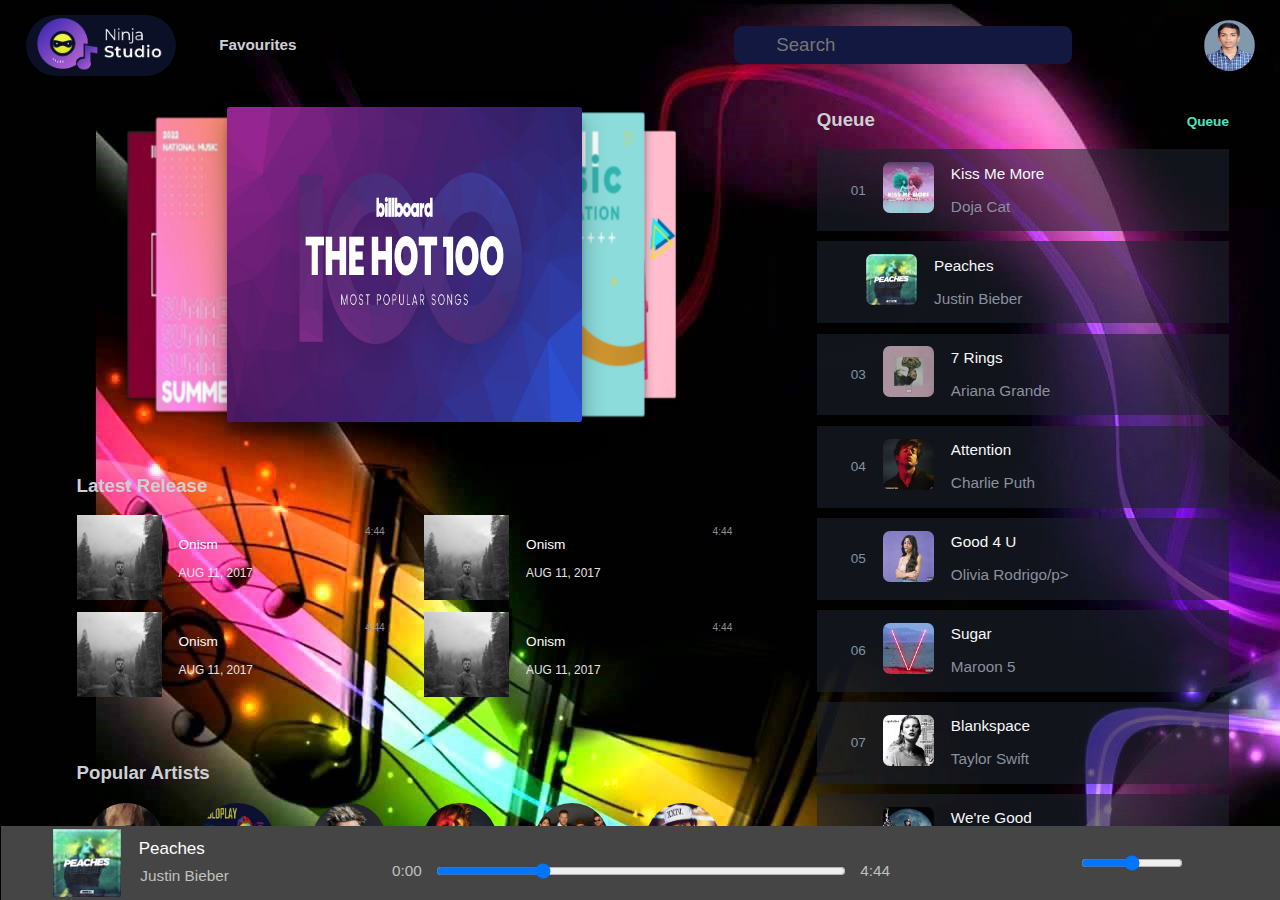
<file: index.html>
<!DOCTYPE html>
<html>
<head>
    <title>Ninja Studio - Music Player</title>
    <meta
      name="twitter:image"
      content="/logo.png"
    />

    <meta charset="UTF-8">
    <!-- set viewport meta property -->
    <meta name="viewport" content="Width=device-width, initial-scale=1.0">

    <!-- linking the css file -->
    <link rel="stylesheet" href="assets/css/style.css">

    <!-- use the below to use font-awesome icons -->
    <link rel="stylesheet" href="https://use.fontawesome.com/releases/v5.15.3/css/all.css" integrity="sha384-SZXxX4whJ79/gErwcOYf+zWLeJdY/qpuqC4cAa9rOGUstPomtqpuNWT9wdPEn2fk" crossorigin="anonymous">
</head>

<body>
    <div class="main-container">
        <header class="header">
            <div class="logo">
                <img src="logo.png" />
                <p class="fav">Favourites</p>
            </div>
            <div class="searchbox-container">
                <div class="search-box">
                    <i class="fas fa-search"></i>
                    <input type="text" placeholder="Search" />
                    <i class="fas fa-microphone"></i>
                </div>
                <i class="fas bell fa-bell"></i>
                <img class="profile-photo" src="assets/images/photo.jpeg" />
            </div>
        </header>

        <div class="for-responsiveness">
            <main>
                <div class="carousel">
                <div id="slider">
                    <input type="radio" name="slider" id="s1" checked>
                    <input type="radio" name="slider" id="s2">
                    <input type="radio" name="slider" id="s3">
                    <input type="radio" name="slider" id="s4">
                    <input type="radio" name="slider" id="s5">
            
                    <label for="s1" id="slide1"><img src="assets/carousel/img1.jpg" alt=""></label>
                    <label for="s2" id="slide2"><img src="assets/carousel/img2.jpg" alt=""></label>
                    <label for="s3" id="slide3"><img src="assets/carousel/img3.jpg" alt=""></label>
                    <label for="s4" id="slide4"><img src="assets/carousel/img4.webp" alt=""></label>
                    <label for="s5" id="slide5"><img src="assets/carousel/img5.png" alt=""></label>
                </div>
            </div>

                <div id="queue-1" class="queue-container">
                    <div class="queue-header">
                        <p>Queue</p>
                        <div class="queue-btn-container">

                            <!-- here label is acting as a button for dropdown effect -->
                            <label for="mycheckbox">Queue <span><i class="fas fa-angle-down"></i></span></label>
                            <input type="checkbox" id="mycheckbox">
                            <div class="queue-btn-dropdown">
                                <a href="">Playlists</a>
                                <hr>
                                <a href="">Favourite Songs</a>
                            </div>
                        </div>
                    </div>

                    <div class="queue-elements-container">
                        <div class="queue-element">
                            <div class="song-image-container">
                                <p class="queue-number">01</p>
                                <div class="image-container">
                                    <img class="queue-song-img" src="assets/queue/kissmemore.jpg" />
                                    <i class="fas play-btn fa-play"></i>
                                </div>
                                <div class="song-and-artist-container">
                                    <p class="queue-song-name">Kiss Me More</p>
                                    <p class="queue-artist-name">Doja Cat</p>
                                </div>
                            </div>

                            <span class="nav-link">
                                <button><i class="far wishlist-icon fa-heart"></i></button>
                            </span>
                        </div>
                        <div class="queue-element">
                            <div class="song-image-container">
                                <i class="fas currently-on-song fa-stream"></i>
                                
                                <!-- <img src="assets/css/Free_Download_Cool_Audio_Reacting_Spectrum_After_Effects_CC.mp4"> -->
                                <div class="image-container">

                                    <img class="queue-song-img" src="assets/queue/peaches.jpg" />
                                
                                    <i class="fas play-btn fa-play"></i>
                                </div>
                                <div class="song-and-artist-container">
                                    <p class="queue-song-name">Peaches</p>
                                    <p class="queue-artist-name">Justin Bieber</p>
                                </div>
                            </div>

                            <span class="nav-link">
                                <button><i class="far wishlist-icon fa-heart"></i></button>
                            </span>
                        </div>
                        <div class="queue-element">
                            <div class="song-image-container">
                                <p class="queue-number">03</p>
                                <div class="image-container">
                                    <img class="queue-song-img" src="assets/queue/7rings.jpg" />
                                    <i class="fas play-btn fa-play"></i>
                                </div>
                                <div class="song-and-artist-container">
                                    <p class="queue-song-name">7 Rings</p>
                                    <p class="queue-artist-name">Ariana Grande</p>
                                </div>
                            </div>

                            <span class="nav-link">
                                <button><i class="far wishlist-icon fa-heart"></i></button>
                            </span>
                        </div>
                        <div class="queue-element">
                            <div class="song-image-container">
                                <p class="queue-number">04</p>
                                <div class="image-container">
                                    <img class="queue-song-img" src="assets/queue/attention.jpg" />
                                    <i class="fas play-btn fa-play"></i>
                                </div>
                                <div class="song-and-artist-container">
                                    <p class="queue-song-name">Attention</p>
                                    <p class="queue-artist-name">Charlie Puth</p>
                                </div>
                            </div>

                            <span class="nav-link">
                                <button><i class="far wishlist-icon fa-heart"></i></button>
                            </span>
                        </div>
                        <div class="queue-element">
                            <div class="song-image-container">
                                <p class="queue-number">05</p>
                                <div class="image-container">
                                    <img class="queue-song-img" src="assets/queue/good4u.jpg" />
                                    <i class="fas play-btn fa-play"></i>
                                </div>
                                <div class="song-and-artist-container">
                                    <p class="queue-song-name">Good 4 U</p>
                                    <p class="queue-artist-name">Olivia Rodrigo/p>
                                </div>
                            </div>

                            <span class="nav-link">
                                <button><i class="far wishlist-icon fa-heart"></i></button>
                            </span>
                        </div>
                        <div class="queue-element">
                            <div class="song-image-container">
                                <p class="queue-number">06</p>
                                <div class="image-container">
                                    <img class="queue-song-img" src="assets/queue/sugar.jpg" />
                                    <i class="fas play-btn fa-play"></i>
                                </div>
                                <div class="song-and-artist-container">
                                    <p class="queue-song-name">Sugar</p>
                                    <p class="queue-artist-name">Maroon 5</p>
                                </div>
                            </div>

                            <span class="nav-link">
                                <button><i class="far wishlist-icon fa-heart"></i></button>
                            </span>
                        </div>
                        <div class="queue-element">
                            <div class="song-image-container">
                                <p class="queue-number">07</p>
                                <div class="image-container">
                                    <img class="queue-song-img" src="assets/queue/taylorswift.jpg" />
                                    <i class="fas play-btn fa-play"></i>
                                </div>
                                <div class="song-and-artist-container">
                                    <p class="queue-song-name">Blankspace</p>
                                    <p class="queue-artist-name">Taylor Swift</p>
                                </div>
                            </div>

                            <span class="nav-link">
                                <button><i class="far wishlist-icon fa-heart"></i></button>
                            </span>
                        </div>
                        <div class="queue-element">
                            <div class="song-image-container">
                                <p class="queue-number">08</p>
                                <div class="image-container">
                                    <img class="queue-song-img" src="assets/queue/we'regood.jpg" />
                                    <i class="fas play-btn fa-play"></i>
                                </div>
                                <div class="song-and-artist-container">
                                    <p class="queue-song-name">We're Good</p>
                                    <p class="queue-artist-name">Dua Lipa</p>
                                </div>
                            </div>

                            <span class="nav-link">
                                <button><i class="far wishlist-icon fa-heart"></i></button>
                            </span>
                        </div>
                        <div class="queue-element">
                            <div class="song-image-container">
                                <p class="queue-number">09</p>
                                <div class="image-container">
                                    <img class="queue-song-img" src="assets/queue/shapeofyou.jpg" />
                                    <i class="fas play-btn fa-play"></i>
                                </div>
                                <div class="song-and-artist-container">
                                    <p class="queue-song-name">Shape Of You</p>
                                    <p class="queue-artist-name">Ed Sheeran</p>
                                </div>
                            </div>

                            <span class="nav-link">
                                <button><i class="far wishlist-icon fa-heart"></i></button>
                            </span>
                        </div>
                        <div class="queue-element">
                            <div class="song-image-container">
                                <p class="queue-number">10</p>
                                <div class="image-container">
                                    <img class="queue-song-img" src="assets/queue/cheapthrills.jpg" />
                                    <i class="fas play-btn fa-play"></i>
                                </div>
                                <div class="song-and-artist-container">
                                    <p class="queue-song-name">Cheap Thrills</p>
                                    <p class="queue-artist-name">Sia</p>
                                </div>
                            </div>

                            <span class="nav-link">
                                <button><i class="far wishlist-icon fa-heart"></i></button>
                            </span>
                        </div>
                        <div class="queue-element">
                            <div class="song-image-container">
                                <p class="queue-number">11</p>
                                <div class="image-container">
                                    <img class="queue-song-img" src="assets/queue/roar.jpg" />
                                    <i class="fas play-btn fa-play"></i>
                                </div>
                                <div class="song-and-artist-container">
                                    <p class="queue-song-name">Roar</p>
                                    <p class="queue-artist-name">Katy Perry</p>
                                </div>
                            </div>

                            <span class="nav-link">
                                <button><i class="far wishlist-icon fa-heart"></i></button>
                            </span>
                        </div>
                        <div class="queue-element">
                            <div class="song-image-container">
                                <p class="queue-number">12</p>
                                <div class="image-container">
                                    <img class="queue-song-img" src="assets/queue/starboy.jpg" />
                                    <i class="fas play-btn fa-play"></i>
                                </div>
                                <div class="song-and-artist-container">
                                    <p class="queue-song-name">Starboy</p>
                                    <p class="queue-artist-name">The Weeknd</p>
                                </div>
                            </div>

                            <span class="nav-link">
                                <button><i class="far wishlist-icon fa-heart"></i></button>
                            </span>
                        </div>
                    </div>
                </div>

                <div class="latest-release-container">
                    <div class="latest-release-header">
                        <p>Latest Release</p>
                    </div>
                    <div class="latest-release-cards-container">
                        <div class="latest-release-card">
                            <div class="song-name-and-img-container">
                                <div class="latest-release-img-container">
                                    <label for="play-btn-checkbox1"><i class="fas latest-release-play-btn fa-play play-1"></i><i class="latest-release-pause-btn fas fa-pause pause-1"></i></label>
                                </div>
                                <div>
                                    <p class="song-name">Onism</p>
                                    <p class="date">AUG 11, 2017</p>
                                </div>
                            </div>

                            <div class="latest-release-dropdown-container">
                                <label for="latest-release-checkbox1"><i class="fas more-details fa-ellipsis-h"></i></label>
                                <input type="checkbox" id="latest-release-checkbox1">
                                <div class="latest-release-dropdown">

                                    <div class="links-container">
                                        <i class="fas fa-play"></i>
                                        <a href="">Play Now</a>
                                    </div>

                                    <hr>

                                    <div class="links-container">
                                        <i class="fas fa-plus"></i>
                                        <a href="">Add To Queue</a>
                                    </div>

                                    <hr>

                                    <div class="links-container">
                                        <i class="fas fa-bars"></i>
                                        <a href="">Add To Favourites</a>
                                    </div>

                                    <hr>

                                    <div class="links-container">
                                        <i class="fas fa-exclamation-circle"></i>
                                        <a href=""><span></span>Get Info</a>
                                    </div>

                                </div>
                                <p class="time">4:44</p>
                            </div>

                        </div>
                        <div class="latest-release-card">
                            <div class="song-name-and-img-container">
                                <div class="latest-release-img-container">
                                    <label for="play-btn-checkbox2"><i class="fas latest-release-play-btn fa-play play-2"></i><i class="latest-release-pause-btn fas fa-pause pause-2"></i></label>
                                </div>
                                <div>
                                    <p class="song-name">Onism</p>
                                    <p class="date">AUG 11, 2017</p>
                                </div>
                            </div>

                            <div class="latest-release-dropdown-container">
                                <label for="latest-release-checkbox2"><i class="fas more-details fa-ellipsis-h"></i></label>
                                <input type="checkbox" id="latest-release-checkbox2">
                                <div class="latest-release-dropdown">

                                    <div class="links-container">
                                        <i class="fas fa-play"></i>
                                        <a href="">Play Now</a>
                                    </div>

                                    <hr>

                                    <div class="links-container">
                                        <i class="fas fa-plus"></i>
                                        <a href="">Add To Queue</a>
                                    </div>

                                    <hr>

                                    <div class="links-container">
                                        <i class="fas fa-bars"></i>
                                        <a href="">Add To Favourites</a>
                                    </div>

                                    <hr>

                                    <div class="links-container">
                                        <i class="fas fa-exclamation-circle"></i>
                                        <a href=""><span></span>Get Info</a>
                                    </div>

                                </div>
                                <p class="time">4:44</p>
                            </div>

                        </div>
                    </div>
                    <div class="latest-release-cards-container">
                        <div class="latest-release-card">
                            <div class="song-name-and-img-container">
                                <div class="latest-release-img-container">
                                    <label for="play-btn-checkbox3"><i class="fas latest-release-play-btn fa-play play-3"></i><i class="latest-release-pause-btn fas fa-pause pause-3"></i></label>
                                </div>
                                <div>
                                    <p class="song-name">Onism</p>
                                    <p class="date">AUG 11, 2017</p>
                                </div>
                            </div>

                            <div class="latest-release-dropdown-container">
                                <label for="latest-release-checkbox3"><i class="fas more-details fa-ellipsis-h"></i></label>
                                <input type="checkbox" id="latest-release-checkbox3">
                                <div class="latest-release-dropdown">

                                    <div class="links-container">
                                        <i class="fas fa-play"></i>
                                        <a href="">Play Now</a>
                                    </div>

                                    <hr>

                                    <div class="links-container">
                                        <i class="fas fa-plus"></i>
                                        <a href="">Add To Queue</a>
                                    </div>

                                    <hr>

                                    <div class="links-container">
                                        <i class="fas fa-bars"></i>
                                        <a href="">Add To Favourites</a>
                                    </div>

                                    <hr>

                                    <div class="links-container">
                                        <i class="fas fa-exclamation-circle"></i>
                                        <a href=""><span></span>Get Info</a>
                                    </div>

                                </div>
                                <p class="time">4:44</p>
                            </div>

                        </div>
                        <div class="latest-release-card">
                            <div class="song-name-and-img-container">
                                <div class="latest-release-img-container">
                                    <label for="play-btn-checkbox4"><i class="fas latest-release-play-btn fa-play play-4"></i><i class="latest-release-pause-btn fas fa-pause pause-4"></i></label>
                                </div>
                                <div>
                                    <p class="song-name">Onism</p>
                                    <p class="date">AUG 11, 2017</p>
                                </div>
                            </div>

                            <div class="latest-release-dropdown-container">
                                <label for="latest-release-checkbox4"><i class="fas more-details fa-ellipsis-h"></i></label>
                                <input type="checkbox" id="latest-release-checkbox4">
                                <div class="latest-release-dropdown">

                                    <div class="links-container">
                                        <i class="fas fa-play"></i>
                                        <a href="">Play Now</a>
                                    </div>

                                    <hr>

                                    <div class="links-container">
                                        <i class="fas fa-plus"></i>
                                        <a href="">Add To Queue</a>
                                    </div>

                                    <hr>

                                    <div class="links-container">
                                        <i class="fas fa-bars"></i>
                                        <a href="">Add To Favourites</a>
                                    </div>

                                    <hr>

                                    <div class="links-container">
                                        <i class="fas fa-exclamation-circle"></i>
                                        <a href=""><span></span>Get Info</a>
                                    </div>

                                </div>
                                <p class="time">4:44</p>
                            </div>

                        </div>
                    </div>
                </div>

                <div class="popular-artists-container">
                    <div class="popular-artists-header">
                        <p>Popular Artists</p>
                    </div>
                    <div class="popular-artists-img-container">
                        <div class="popular-artists-1-container">
                            <div class="popular-artists-img1-container">
                                <div class="popular-artists">
                                    <a href="index2.html"><i class="fas popular-artists-play-btn fa-play"></i></a>
                                </div>
                            </div>

                            <p>Ed Sheeran</p>
                        </div>
                        <div class="popular-artists-1-container">
                            <div class="popular-artists-img1-container">
                                <div class="popular-artists popular-artists-2">
                                    <a href="index2.html"><i class="fas popular-artists-play-btn fa-play"></i></a>
                                </div>
                            </div>

                            <p>ColdPlay</p>
                        </div>
                        <div class="popular-artists-1-container">
                            <div class="popular-artists-img1-container">
                                <div class="popular-artists popular-artists-3">
                                    <a href="index2.html"><i class="fas popular-artists-play-btn fa-play"></i></a>
                                </div>
                            </div>

                            <p>Zayn</p>
                        </div>
                        <div class="popular-artists-1-container">
                            <div class="popular-artists-img1-container">
                                <div class="popular-artists popular-artists-4">
                                    <a href="index2.html"><i class="fas popular-artists-play-btn fa-play"></i></a>
                                </div>
                            </div>

                            <p>Charlie Puth</p>
                        </div>
                        <div class="popular-artists-1-container">
                            <div class="popular-artists-img1-container">
                                <div class="popular-artists popular-artists-5">
                                    <a href="index2.html"><i class="fas popular-artists-play-btn fa-play"></i></a>
                                </div>
                            </div>

                            <p>Imagine Dragon</p>
                        </div>
                        <div class="popular-artists-1-container">
                            <div class="popular-artists-img1-container">
                                <div class="popular-artists popular-artists-6">
                                    <a href="index2.html"><i class="fas popular-artists-play-btn fa-play"></i></a>
                                </div>
                            </div>

                            <p>Bruno Mars</p>
                        </div>
                    </div>
                </div>

                <div class="stations-container">
                    <div class="stations-logo-container">
                        <div class="stations-logo-img-container">

                        </div>
                    </div>

                    <div class="stations-img-container">
                        <div class="stations-img">
                            <!-- <div class="station-1"> -->
                            <div class="img-1">

                            </div>
                            <!-- <p>Love</p>
                  </div> -->
                        </div>
                        <p class="stations-para">Love</p>
                    </div>

                    <div class="stations-img-container">
                        <div class="stations-img">
                            <!-- <div class="station-1"> -->
                            <div class="img-1 img-2">

                            </div>
                            <!-- <p>Love</p>
                  </div> -->
                        </div>
                        <p class="stations-para">Retro</p>
                    </div>

                    <div class="stations-img-container">
                        <div class="stations-img">
                            <!-- <div class="station-1"> -->
                            <div class="img-1 img-3">

                            </div>
                            <!-- <p>Love</p>
              </div> -->
                        </div>
                        <p class="stations-para">Chill</p>
                    </div>

                    <div class="stations-img-container">
                        <div class="stations-img">
                            <!-- <div class="station-1"> -->
                            <div class="img-1 img-4">

                            </div>
                            <!-- <p>Love</p>
              </div> -->
                        </div>
                        <p class="stations-para">Workout</p>
                    </div>

                    <div class="stations-img-container">
                        <div class="stations-img">
                            <!-- <div class="station-1"> -->
                            <div class="img-1 img-5">

                            </div>
                            <!-- <p>Love</p> -->
                            <!-- </div> -->
                        </div>
                        <p class="stations-para">Rock</p>
                    </div>

                    <div class="stations-img-container">
                        <div class="stations-img">
                            <!-- <div class="station-1"> -->
                            <div class="img-1 img-6">

                            </div>
                            <!-- <p>Love</p>
              </div> -->
                        </div>
                        <p class="stations-para">Pop</p>
                    </div>
                </div>

                <div class="genre-container">
                    <div class="genre-img-container">
                        <p>Party</p>
                    </div>

                    <div class="genre-img-container genre-img-2">
                        <p>Electronic</p>
                    </div>

                    <div class="genre-img-container genre-img-3">
                        <p>Road Trip</p>
                    </div>
                </div>

                <div class="latest-english-container">
                    <div class="latest-english-header">
                        <p>Latest English</p>
                    </div>

                    <div class="latest-english-content">
                        <div class="latest-english-card-container">
                            <img src="songs/queue-04.jpg" class="img-container" />
                            <p class="writerf-size">Onism</p>
                            
                        </div>
                        <div class="latest-english-card-container">
                            <img src="songs/queue-05.jpg" class="img-container" />
                            <p class="writerf-size">Onism</p>
                        </div>
                        <div class="latest-english-card-container">
                            <img src="songs/queue-02.jpg" class="img-container"/>
                            <p class="writerf-size">Onism</p>
                            
                        </div>
                        <div class="latest-english-card-container">
                            <img src="songs/queue-03.png" class="img-container"/>
                            <p class="writerf-size">Onism</p>
                            
                        </div>
                        <div class="latest-english-card-container">
                            <img src="songs/queue-04.jpg" class="img-container"/>
                            <p class="writerf-size">Onism</p>
                           
                        </div>
                        <div class="latest-english-card-container">
                            <img src="songs/queue-03.png" class="img-container"/>
                            <p  class="writerf-size">Onism</p>
                            
                        </div>
                    </div>
                </div>
                <!-- Latest Hindi Container -->
                <div class="latest-english-container">
                    <div class="latest-english-header">
                        <p>Latest Hindi</p>
                    </div>

                    <div class="latest-english-content">
                        <div class="latest-english-card-container">
                            <img src="songs/queue-04.jpg" class="img-container"/>
                            <p class="writerf-size">Onism</p>
                            
                        </div>
                        <div class="latest-english-card-container">
                            <img src="songs/queue-05.jpg" class="img-container"/>
                            <p class="writerf-size">Onism</p>
                            
                        </div>
                        <div class="latest-english-card-container">
                            <img src="songs/queue-02.jpg" class="img-container"/>
                            <p class="writerf-size">Onism</p>
                            
                        </div>
                        <div class="latest-english-card-container">
                            <img src="songs/queue-03.png" class="img-container" />
                            <p class="writerf-size">Onism</p>
                            
                        </div>
                        <div class="latest-english-card-container">
                            <img src="songs/queue-04.jpg" class="img-container"/>
                            <p class="writerf-size">Onism</p>
                            
                        </div>
                        <div class="latest-english-card-container">
                            <img src="songs/queue-03.png" class="img-container"/>
                            <p class="writerf-size">Onism</p>
                            
                        </div>
                    </div>
                </div>
            </main>

            <div id="queue-2" class="queue-container">
                <div class="queue-header">
                    <p>Queue</p>
                    <div class="queue-btn-container">

                        <!-- here label is acting as a button for dropdown effect -->
                        <label for="mycheckbox">Queue <span><i class="fas fa-angle-down"></i></span></label>
                        <input type="checkbox" id="mycheckbox">
                        <div class="queue-btn-dropdown">
                            <a href="">Playlists</a>
                            <hr>
                            <a href="">Favourite Songs</a>
                        </div>
                    </div>
                </div>

                <div class="queue-elements-container">
                    <div class="queue-element">
                        <div class="song-image-container">
                            <p class="queue-number">01</p>
                            <div class="image-container">
                                <img class="queue-song-img" src="assets/queue/kissmemore.jpg" />
                                <i class="fas play-btn fa-play"></i>
                            </div>
                            <div class="song-and-artist-container">
                                <p class="queue-song-name">Kiss Me More</p>
                                <p class="queue-artist-name">Doja Cat</p>
                            </div>
                        </div>
                        <span class="nav-link">
                            <button><button><i class="far wishlist-icon fa-heart"></i></button></button>                        
                        </span>
                    </div>
                    <div class="queue-element">
                        <div class="song-image-container">
                            <i class="fas currently-on-song fa-stream"></i>
                            <div class="image-container">
                                
                                <img class="queue-song-img" src="assets/queue/peaches.jpg" />
                                <i class="fas play-btn fa-play"></i>
                            </div>
                            <div class="song-and-artist-container">
                                <p class="queue-song-name">Peaches</p>
                                <p class="queue-artist-name">Justin Bieber</p>
                            </div>
                        </div>
                        <span class="nav-link">
                            <button><i class="far wishlist-icon fa-heart"></i></button>
                        </span>
                    </div>
                    <div class="queue-element">
                        <div class="song-image-container">
                            <p class="queue-number">03</p>
                            <div class="image-container">
                                <img class="queue-song-img" src="assets/queue/7rings.jpg" />
                                <i class="fas play-btn fa-play"></i>
                            </div>
                            <div class="song-and-artist-container">
                                <p class="queue-song-name">7 Rings</p>
                                <p class="queue-artist-name">Ariana Grande</p>
                            </div>
                        </div>
                        <span class="nav-link">
                            <button><i class="far wishlist-icon fa-heart"></i></button>
                        </span>
                    </div>
                    <div class="queue-element">
                        <div class="song-image-container">
                            <p class="queue-number">04</p>
                            <div class="image-container">
                                <img class="queue-song-img" src="assets/queue/attention.jpg" />
                                <i class="fas play-btn fa-play"></i>
                            </div>
                            <div class="song-and-artist-container">
                                <p class="queue-song-name">Attention</p>
                                <p class="queue-artist-name">Charlie Puth</p>
                            </div>
                        </div>
                        <span class="nav-link">
                            <button><i class="far wishlist-icon fa-heart"></i></button>
                        </span>

                    </div>
                    <div class="queue-element">
                        <div class="song-image-container">
                            <p class="queue-number">05</p>
                            <div class="image-container">
                                <img class="queue-song-img" src="assets/queue/good4u.jpg" />
                                <i class="fas play-btn fa-play"></i>
                            </div>
                            <div class="song-and-artist-container">
                                <p class="queue-song-name">Good 4 U</p>
                                <p class="queue-artist-name">Olivia Rodrigo/p>
                            </div>
                        </div>
                        <span class="nav-link">
                            <button><i class="far wishlist-icon fa-heart"></i></button>
                        </span>
                    </div>
                    <div class="queue-element">
                        <div class="song-image-container">
                            <p class="queue-number">06</p>
                            <div class="image-container">
                                <img class="queue-song-img" src="assets/queue/sugar.jpg" />
                                <i class="fas play-btn fa-play"></i>
                            </div>
                            <div class="song-and-artist-container">
                                <p class="queue-song-name">Sugar</p>
                                <p class="queue-artist-name">Maroon 5</p>
                            </div>
                        </div>
                        <span class="nav-link">
                            <button><i class="far wishlist-icon fa-heart"></i></button>
                        </span>
                    </div>
                    <div class="queue-element">
                        <div class="song-image-container">
                            <p class="queue-number">07</p>
                            <div class="image-container">
                                <img class="queue-song-img" src="assets/queue/taylorswift.jpg" />
                                <i class="fas play-btn fa-play"></i>
                            </div>
                            <div class="song-and-artist-container">
                                <p class="queue-song-name">Blankspace</p>
                                <p class="queue-artist-name">Taylor Swift</p>
                            </div>
                        </div>
                        <span class="nav-link">
                            <button><i class="far wishlist-icon fa-heart"></i></button>
                        </span>
                    </div>
                    <div class="queue-element">
                        <div class="song-image-container">
                            <p class="queue-number">08</p>
                            <div class="image-container">
                                <img class="queue-song-img" src="assets/queue/we'regood.jpg" />
                                <i class="fas play-btn fa-play"></i>
                            </div>
                            <div class="song-and-artist-container">
                                <p class="queue-song-name">We're Good</p>
                                <p class="queue-artist-name">Dua Lipa</p>
                            </div>
                        </div>
                        <span class="nav-link">
                            <button><i class="far wishlist-icon fa-heart"></i></button>
                        </span>
                    </div>
                    <div class="queue-element">
                        <div class="song-image-container">
                            <p class="queue-number">09</p>
                            <div class="image-container">
                                <img class="queue-song-img" src="assets/queue/shapeofyou.jpg" />
                                <i class="fas play-btn fa-play"></i>
                            </div>
                            <div class="song-and-artist-container">
                                <p class="queue-song-name">Shape Of You</p>
                                <p class="queue-artist-name">Ed Sheeran</p>
                            </div>
                        </div>
                        <span class="nav-link">
                            <button><i class="far wishlist-icon fa-heart"></i></button>
                        </span>
                    </div>
                    <div class="queue-element">
                        <div class="song-image-container">
                            <p class="queue-number">10</p>
                            <div class="image-container">
                                <img class="queue-song-img" src="assets/queue/cheapthrills.jpg" />
                                <i class="fas play-btn fa-play"></i>
                            </div>
                            <div class="song-and-artist-container">
                                <p class="queue-song-name">Cheap Thrills</p>
                                <p class="queue-artist-name">Sia</p>
                            </div>
                        </div>
                        <span class="nav-link">
                            <button><i class="far wishlist-icon fa-heart"></i></button>
                        </span>
                    </div>
                    <div class="queue-element">
                        <div class="song-image-container">
                            <p class="queue-number">11</p>
                            <div class="image-container">
                                <img class="queue-song-img" src="assets/queue/roar.jpg" />
                                <i class="fas play-btn fa-play"></i>
                            </div>
                            <div class="song-and-artist-container">
                                <p class="queue-song-name">Roar</p>
                                <p class="queue-artist-name">Katy Perry</p>
                            </div>
                        </div>
                        <span class="nav-link">
                            <button><i class="far wishlist-icon fa-heart"></i></button>
                        </span>
                    </div>
                    <div class="queue-element">
                        <div class="song-image-container">
                            <p class="queue-number">12</p>
                            <div class="image-container">
                                <img class="queue-song-img" src="assets/queue/starboy.jpg" />
                                <i class="fas play-btn fa-play"></i>
                            </div>
                            <div class="song-and-artist-container">
                                <p class="queue-song-name">Starboy</p>
                                <p class="queue-artist-name">The Weeknd</p>
                            </div>
                        </div>
                        <span class="nav-link">
                            <button><i class="far wishlist-icon fa-heart"></i></button>
                        </span>
                    </div>
                </div>
            </div>
        <footer>
            <!-- Song Thumnail, Title, Singer -->
            <div id="footer-song-info">
                <div id="footer-song-image"></div>
                <div id="footer-song-name">
                    <span style="color:white">Peaches</span>
                    <span class="subtitle">Justin Bieber</span>
                </div>
                <div>
                    <span class="nav-link">
	                    <i class="far fa-heart subtitle"></i>
	                </span>
                    <span class="nav-link">
	                    <i class="fas fa-ban subtitle"></i>
	                </span>
                </div>
            </div>

            <!-- Contains Player Controls: Play, Pause, Next, Previous, Shuffle and Repeat with Slider -->
            <div id="player">

                <div id="player-control">
                    <div><i class="fas fa-random" style="color:white;"></i></div>
                    <div><i class="fas fa-step-backward" style="color:white;"></i></div>
                    <div><i class="far fa-pause-circle" style="font-size: 2rem; color:white;"></i></div>
                    <div><i class="fas fa-step-forward" style="color:white;"></i></div>
                    <div><i class="fas fa-redo" style="color:white;"></i></div>
                </div>

                <div id="player-slider-container">
                    <div class="subtitle">
                        0:00
                    </div>

                    <input type="range" min="0" max="100" value="25">

                    <div class="subtitle">
                        4:44
                    </div>
                </div>
            </div>

            <!-- Volume buttom, Expand button -->
            <div class="player-extras">
                <div>
                    <i class="fas fa-list-ul" style="color:white;"></i>
                </div>
                <div>
                    <i class="fas fa-laptop" style="color:white;"></i>
                </div>

                <div class="volume-container" style="color:white;">
                    <span><i class="fas fa-volume-up"></i></span>
                    <input type="range" min="0" max="100" value="50" class="slider" id="volume-slider">
                </div>
                <div><i class="fas fa-expand" style="color:white;"></i></div>
            </div>

        </footer>
    </div>
</body>

</html>
</file>
<file: assets/css/style.css>
/* The Following code is written by Dhruv Arora (github.com/itsdhruvarora) */
/* set size of root element */

html {
  font-size: 7px;
}

/* set border-box style for all elements of webpage */

* {
  box-sizing: border-box;
  font-family: Arial, Helvetica, sans-serif;
}

/* set margin of body element as 0 (because there is some margin by default) */

body {
  margin: 0;
  background-image: url(../images/back-img.jpg);
}

.main-container {
  height: 100vh;
  background-color: transparent;
  overflow-y: auto;
}

/* header */

.header {
  height: 10vh;
  padding: 1.5rem;
  display: flex;
  justify-content: space-between;
  align-items: center;
}

.logo {
  display: flex;
  justify-content: flex-start;
  align-items: center;
  width: 18%;
}

.logo img {
  width: auto;
  height: 61px;
  border-radius: 2.5rem;
  margin-right: 0.8rem;
  max-height: 6rem;
  max-width: 18rem;
}

.fav {
  color: #cecfd3;
  font-size: 0.9rem;
  font-weight: 600;
  margin-left: 30px;
}

.searchbox-container {
  display: flex;
  justify-content: flex-end;
  align-items: center;
  width: 55%;
}

.search-box {
  padding: 0.5rem;
  padding-left: 0.5rem;
  padding-right: 0.5rem;
  background-color: #12183f;
  border-radius: 0.5rem;
  display: flex;
  align-items: center;
  justify-content: space-between;
  width: 50%;
  margin-right: 4rem;
}

.search-box input {
  font-size: 1.1rem;
  padding: 0.6rem;
  padding-left: 0.1rem;
  background-color: transparent;
  width: 80%;
  height: 0.7rem;
  border: 0;
  margin-left: 0.3rem;
  margin-right: 0.3rem;
  color: white;
}

.search-box input:focus {
  outline: none;
}

.search-box i {
  color: white;
  /* font-size: 2rem; */
}

.profile-photo {
  width: 3rem;
  height: 3rem;
  border-radius: 1.5rem;
  margin-left: 0.8rem;
}

.bell {
  color: #e7e7e6;
  margin-right: 50px;
}

/* content */

main {
  display: flex;
  flex-direction: column;
  justify-content: flex-start;
  align-items: center;
  height: 90vh;
  overflow-y: auto;
  padding: 1.5rem;
  padding-top: 1rem;
  padding-bottom: 0rem;
}

.nav-link a {
  padding: 8px 8px 8px 32px;
  text-decoration: none;
  font-size: 13px;
  color: #fff;
  display: block;
  transition: 0.3s;
}
.nav-link .active {
  color: #1dd65f;
}
.nav-text {
  padding-left: 18px;
}

.nav-link button {
  background: none;
  border: 0px;
  padding: 0px;
  font-size: 17px;
  line-height: 1;
  outline: none;
}

.nav-link button:hover {
  cursor: pointer;
}

.nav-link button:focus i {
  color: #1dd65f;
  -webkit-animation: nextarrow 1s infinite;
  -moz-animation: nextarrow 1s infinite;
  -o-animation: nextarrow 1s infinite;
  animation: nextarrow 1s infinite;
}

.nav-link:hover a span {
  padding-left: 30px;
  transition: all 0.5s ease;
  color: #1dd65f;
}
.nav-link:hover i {
  color: #1dd65f;
  -webkit-animation: nextarrow 1s infinite;
  -moz-animation: nextarrow 1s infinite;
  -o-animation: nextarrow 1s infinite;
  animation: nextarrow 1s infinite;
}
@keyframes nextarrow {
  0% {
    transform: scale(1, 1);
  }
  50% {
    transform: scale(1.5, 1.5);
  }
  100% {
    transform: scale(1, 1);
  }
}

/* carousel */

.carousel {
  width: 100%;
  justify-content: center;
  align-items: center;
  margin-bottom: 2rem;
  display: flex;
}
/* css of the 3d carousel */

#slider {
  float: left;
  position: static;
  width: 75%;
  height: 35vh;
  margin: 0px 150px;
  font-family: "Helvetica Neue", sans-serif;
  perspective: 1400px;
  transform-style: preserve-3d;
  display: flex;
}

#slider label,
#slider label img {
  position: absolute;
  width: 100%;
  height: 100%;
  left: 0;
  top: 0;
  color: white;
  font-size: 70px;
  font-weight: bold;
  border-radius: 3px;
  cursor: pointer;
  display: flex;
  align-items: center;
  justify-content: center;
  transition: transform 400ms ease;
}

input[type="radio"] {
  position: relative;
  top: 108%;
  left: 50%;
  width: 18px;
  height: 18px;
  margin: 0 15px 0 0;
  opacity: 0.4;
  transform: translateX(-83px);
  cursor: pointer;
  display: none;
}

input[type="radio"]:nth-child(5) {
  margin-right: 0px;
}

input[type="radio"]:checked {
  opacity: 1;
}

#s1:checked ~ #slide1,
#s2:checked ~ #slide2,
#s3:checked ~ #slide3,
#s4:checked ~ #slide4,
#s5:checked ~ #slide5 {
  box-shadow: 0 13px 26px rgba(0, 0, 0, 0.3), 0 12px 6px rgba(0, 0, 0, 0.2);
  transform: translate3d(0%, 0, 0px);
}

#s1:checked ~ #slide2,
#s2:checked ~ #slide3,
#s3:checked ~ #slide4,
#s4:checked ~ #slide5,
#s5:checked ~ #slide1 {
  box-shadow: 0 6px 10px rgba(0, 0, 0, 0.3), 0 2px 2px rgba(0, 0, 0, 0.2);
  transform: translate3d(20%, 0, -50px);
}

#s1:checked ~ #slide3,
#s2:checked ~ #slide4,
#s3:checked ~ #slide5,
#s4:checked ~ #slide1,
#s5:checked ~ #slide2 {
  box-shadow: 0 1px 4px rgba(0, 0, 0, 0.4);
  transform: translate3d(40%, 0, -250px);
}

#s1:checked ~ #slide5,
#s2:checked ~ #slide1,
#s3:checked ~ #slide2,
#s4:checked ~ #slide3,
#s5:checked ~ #slide4 {
  box-shadow: 0 6px 10px rgba(0, 0, 0, 0.3), 0 2px 2px rgba(0, 0, 0, 0.2);
  transform: translate3d(-42%, 0, -250px);
}

#s1:checked ~ #slide4,
#s2:checked ~ #slide5,
#s3:checked ~ #slide1,
#s4:checked ~ #slide2,
#s5:checked ~ #slide3 {
  box-shadow: 0 1px 4px rgba(0, 0, 0, 0.4);
  transform: translate3d(-25%, 0, -100px);
}

/* queue */

.queue-container {
  width: 95%;
  margin-bottom: 2rem;
}

#queue-2 {
  display: none;
}

.queue-header {
  color: #cecfd3;
  font-size: 1.1rem;
  font-weight: 700;
  width: 100%;
  display: flex;
  justify-content: space-between;
  align-items: center;
}

/* implementing the dropdown(on queue button click) via checbox */

/* hide the checkbox */

.queue-header input {
  display: none;
}

.queue-header label {
  font-size: 0.8rem;
  color: #51e2c2;
}

.queue-btn-container {
  position: relative;
}

/* set position of dropdown absolute to the label to appear over other elements , set height 0 and overflow hidden add transition effect */

.queue-btn-dropdown {
  position: absolute;
  height: 0;
  overflow: hidden;
  top: 1.5rem;
  left: -4rem;
  background-color: white;
  text-align: center;
  transition: all 0.2s linear;
}

.queue-btn-dropdown a {
  text-decoration: none;
  font-size: 0.8rem;
  color: black;
}

/* on clicking the label dropdown will appear, make height non zero */

#mycheckbox:checked ~ div {
  height: 4.7rem;
  padding: 0.3rem;
}

#mycheckbox2:checked ~ div {
  height: 4.7rem;
  padding: 0.3rem;
}

/* queue elements */

.queue-elements-container {
  width: 100%;
  display: flex;
  flex-direction: column;
  justify-content: flex-start;
  align-items: center;
}

.queue-element {
  margin-bottom: 0.6rem;
  width: 100%;
  background-color: #1e222e98;
  display: flex;
  justify-content: space-between;
  align-items: center;
  padding-left: 2rem;
  padding-right: 2rem;
}

.song-image-container {
  display: flex;
  align-items: center;
  justify-content: flex-start;
}

.queue-number {
  font-size: 0.8rem;
  color: #8092a1;
  margin-right: 1rem;
}

.image-container {
  position: relative;
}

.queue-song-img {
  width: 3rem;
  border-radius: 0.4rem;
  margin-right: 1rem;
}

.queue-song-img ~ i {
  transition: all 0.2s ease-in-out;
}

.queue-song-img ~ i:hover {
  opacity: 0.9;
  height: 1rem;
}

.queue-song-img:hover ~ i {
  opacity: 0.9;
  height: 1rem;
}

.play-btn {
  position: absolute;
  height: 0;
  overflow: hidden;
  color: white;
  top: 1rem;
  left: 1rem;
}

.queue-song-name {
  font-size: 0.9rem;
  color: #f6f7f9;
}

.queue-artist-name {
  font-size: 0.9rem;
  color: #8a909d;
}

.wishlist-icon {
  color: #92a6b3;
}

.currently-on-song {
  color: #21b6d9;
  transform: rotate(-90deg);
  margin-right: 0.9rem;
}

/* latest-release */

.latest-release-container {
  width: 100%;
  margin-bottom: 2rem;
  display: flex;
  flex-direction: column;
  justify-content: flex-start;
}

.latest-release-header {
  width: 100%;
}

.latest-release-header p {
  color: #cecfd3;
  font-size: 1.1rem;
  font-weight: 700;
}

.latest-release-cards-container {
  width: 100%;
  display: flex;
  justify-content: space-between;
  align-items: center;
  margin-bottom: 0.7rem;
}

.latest-release-card {
  display: flex;
  align-items: flex-start;
  justify-content: space-between;
  width: 47%;
}

.song-name-and-img-container {
  display: flex;
  justify-content: flex-start;
  align-items: center;
}

.latest-release-img-container {
  background-image: url(../../songs/latest-release-onism.jpg);
  background-size: cover;
  height: 5rem;
  width: 5rem;
  margin-right: 1rem;
  position: relative;
}

.latest-release-play-btn {
  position: absolute;
  height: 0;
  overflow: hidden;
  color: white;
  top: 2rem;
  left: 2rem;
}

.latest-release-pause-btn {
  position: absolute;
  height: 0;
  overflow: hidden;
  color: white;
  top: 2rem;
  left: 2rem;
}

.latest-release-img-container:hover .latest-release-play-btn {
  height: 1rem;
}

/* on clicking the play btns , make its height 0 (display none) */

#play-btn-checkbox1:checked
  ~ .for-responsiveness
  > main
  > .latest-release-container
  div:nth-child(even)
  div:first-child
  > .song-name-and-img-container
  > .latest-release-img-container
  > label
  > i.play-1,
#play-btn-checkbox2:checked
  ~ .for-responsiveness
  > main
  > .latest-release-container
  div:nth-child(even)
  div:last-child
  > .song-name-and-img-container
  > .latest-release-img-container
  > label
  > i.play-2,
#play-btn-checkbox3:checked
  ~ .for-responsiveness
  > main
  > .latest-release-container
  div:last-child
  div:first-child
  > .song-name-and-img-container
  > .latest-release-img-container
  > label
  > i.play-3,
#play-btn-checkbox4:checked
  ~ .for-responsiveness
  > main
  > .latest-release-container
  div:last-child
  div:last-child
  > .song-name-and-img-container
  > .latest-release-img-container
  > label
  > i.play-4 {
  height: 0;
  overflow: hidden;
}

/* on clicking the play btns, make the height of pause btn non zero */

#play-btn-checkbox1:checked
  ~ .for-responsiveness
  > main
  > .latest-release-container
  div:nth-child(even)
  div:first-child
  > .song-name-and-img-container
  > .latest-release-img-container
  > label
  > i.pause-1,
#play-btn-checkbox2:checked
  ~ .for-responsiveness
  > main
  > .latest-release-container
  div:nth-child(even)
  div:last-child
  > .song-name-and-img-container
  > .latest-release-img-container
  > label
  > i.pause-2,
#play-btn-checkbox3:checked
  ~ .for-responsiveness
  > main
  > .latest-release-container
  div:last-child
  div:first-child
  > .song-name-and-img-container
  > .latest-release-img-container
  > label
  > i.pause-3,
#play-btn-checkbox4:checked
  ~ .for-responsiveness
  > main
  > .latest-release-container
  div:last-child
  div:last-child
  > .song-name-and-img-container
  > .latest-release-img-container
  > label
  > i.pause-4 {
  height: 1rem;
}

/* on clicking the play btns , make its height 0 (display none) */

.song-name {
  color: #fcfcfd;
  font-size: 0.8rem;
}

.date {
  color: #e2e3e5;
  font-size: 0.7rem;
}

.more-details {
  color: #93a9b2;
  font-size: 0.8rem;
}

.time {
  color: #8d8c93;
  font-size: 0.6rem;
}

.latest-release-dropdown-container {
  position: relative;
}

.latest-release-dropdown {
  position: absolute;
  z-index: 2;
  height: 0;
  overflow: hidden;
  top: 1rem;
  left: -6.9rem;
  background-color: white;
  text-align: center;
  transition: all 0.2s linear;
}

.latest-release-dropdown a {
  text-decoration: none;
  font-size: 0.8rem;
  color: black;
}

#latest-release-checkbox1,
#latest-release-checkbox2,
#latest-release-checkbox3,
#latest-release-checkbox4 {
  display: none;
}

#latest-release-checkbox1:checked ~ div,
#latest-release-checkbox2:checked ~ div,
#latest-release-checkbox3:checked ~ div,
#latest-release-checkbox4:checked ~ div {
  height: 8rem;
  width: 8.7rem;
  padding: 0.3rem;
}

.links-container {
  display: flex;
  justify-content: flex-start;
  align-items: center;
}

.links-container i {
  color: #8d89ad;
  margin-right: 0.7rem;
}

/* popular artists */

.popular-artists-container {
  width: 100%;
  margin-bottom: 2rem;
  display: flex;
  flex-direction: column;
  justify-content: flex-start;
}

.popular-artists-header {
  width: 100%;
}

.popular-artists-header p {
  color: #cecfd3;
  font-size: 1.1rem;
  font-weight: 700;
}

.popular-artists-img-container {
  width: 100%;
  display: flex;
  justify-content: space-between;
  align-items: flex-start;
  margin-bottom: 0.7rem;
}

.popular-artists-1-container {
  display: flex;
  flex-direction: column;
  justify-content: flex-start;
  align-items: center;
  text-align: center;
  width: 15%;
}

.popular-artists-1-container p {
  color: white;
  font-size: 0.8rem;
}

.popular-artists-img1-container {
  width: 75%;
  position: relative;
  overflow: hidden;
}

.popular-artists-img1-container:before {
  content: "";
  display: block;
  padding-top: 100%;
}

.popular-artists {
  position: absolute;
  padding-top: 42%;
  top: 0;
  left: 0;
  right: 0;
  bottom: 0;
  background-image: url(../../songs/ed-sheeran.jpg);
  background-position: center;
  background-size: 100% 100%;
  background-size: cover;
  border-radius: 4rem;
  transition: all 0.2s ease-in-out;
}

.popular-artists-2 {
  background-image: url(../../songs/cold-play.jpg) !important;
}

.popular-artists-3 {
  background-image: url(../../songs/zayn.jpg) !important;
}

.popular-artists-4 {
  background-image: url(../../songs/charlie-puth.jpg) !important;
}

.popular-artists-5 {
  background-image: url(../../songs/imagine-dragon.jpg) !important;
}

.popular-artists-6 {
  background-image: url(../../songs/bruno-mars.jpg) !important;
}

.popular-artists > a {
  position: static;
  height: 0;
  display: none;
  overflow: hidden;
  color: white;
}

.popular-artists:hover > a {
  height: 4rem;
  display: inline;
}

.popular-artists:hover {
  opacity: 0.7;
  color: white;
}

/* stations */

.stations-container {
  width: 100%;
  background-color: #101743;
  display: flex;
  align-items: center;
  justify-content: space-around;
  margin-bottom: 4rem;
}

.stations-logo-container {
  width: 18%;
  position: relative;
  overflow: hidden;
}

.stations-logo-container:before {
  content: "";
  display: block;
  padding-top: 100%;
}

.stations-logo-img-container {
  position: absolute;
  width: 100%;
  top: 0;
  left: 0;
  right: 0;
  bottom: 0;
  background-image: url(../images/stations-img.png);
  background-size: 100% 100%;
  background-repeat: no-repeat;
  background-position: center;
  background-size: contain;
}

.stations-img-container {
  width: 12%;
  position: relative;
}

.stations-img {
  width: 100%;
  overflow: hidden;
  position: relative;
}

.stations-img:before {
  content: "";
  display: block;
  padding-top: 100%;
}

.img-1 {
  filter: blur(1.1px);
  position: absolute;
  top: 0;
  left: 0;
  right: 0;
  bottom: 0;
  background-image: url(../images/love.jpg);
  background-position: center;
  background-size: 100% 100%;
  background-size: cover;
  border-radius: 4rem;
}

.img-2 {
  background-image: url(../images/retro.png) !important;
}

.img-3 {
  background-image: url(../images/chill.jpg) !important;
}

.img-4 {
  background-image: url(../images/workout.jpg) !important;
}

.img-5 {
  background-image: url(../images/rock.jpg) !important;
}

.img-6 {
  background-image: url(../images/pop.jpg) !important;
}

.stations-para {
  font-weight: bold;
  text-align: center;
  position: absolute;
  color: white;
  top: 50%;
  margin-top: -5px;
  left: 0;
  right: 0;
  margin-left: auto;
  margin-right: auto;
  font-size: 0.9rem;
}

/* genre */

.genre-container {
  width: 100%;
  margin-bottom: 2rem;
  display: flex;
  align-items: center;
  justify-content: space-between;
}

.genre-img-container {
  width: 32%;
  height: 9rem;
  background-image: url(../images/party.jpg);
  background-repeat: no-repeat;
  background-position: center;
  background-size: 100% 100%;
  position: relative;
  overflow: hidden;
  display: flex;
  flex-direction: column;
  justify-content: center;
  align-items: center;
  transition: all 0.3s ease-in-out;
}

.genre-img-container:hover {
  background-size: 120% 120%;
}

.genre-img-container p {
  color: #fafafb;
  text-align: center;
  font-size: 1.3rem;
  position: absolute;
  left: 0;
  right: 0;
  margin-left: auto;
  margin-right: auto;
}

.genre-img-2 {
  background-image: url("../images/electronic.jpg");
}

.genre-img-3 {
  background-image: url("../images/road-trip.jpg");
}

/* latest-english */

.latest-english-container {
  width: 100%;
  margin-bottom: 2rem;
  display: flex;
  flex-direction: column;
  justify-content: flex-start;
}

.latest-english-header {
  width: 100%;
}

.latest-english-header p {
  color: #cecfd3;
  font-size: 1.1rem;
  font-weight: 700;
}

.latest-english-content {
  width: 100%;
  display: flex;
  justify-content: space-between;
  align-items: flex-start;
  margin-bottom: 0.7rem;
}

.latest-english-card-container {
  width: 14%;
  display: flex;
  flex-direction: column;
  justify-content: flex-start;
  align-items: flex-start;
  transition: all 2s ease-in;
}
.img-container {
  width: 100%;
  max-width: 100%;
  /* height: 14%;
    max-height: 14%; */
  overflow: hidden;
}
.img-container:hover {
  width: 120%;
  box-shadow: 0px 0px 4px 2px white;
}

.latest-english-card-container img {
  width: 100%;
}
.latest-english-card-container img:hover {
  overflow: hidden;
  background-color: #67646400;
}

.latest-english-card-container p {
  color: #fffefe;
  font-size: 1rem;
}

/* footer (audio player controls)*/

footer {
  position: fixed;
  bottom: 0px;
  width: 100%;
  background-color: #454545;
  display: flex;
  flex-direction: row;
  align-items: center;
  justify-content: space-around;
  z-index: 5;
  padding-top: 0.2rem;
  padding-bottom: 0.2rem;
  height: 74px;
  margin-left: -50px;
}

#footer-song-info {
  display: flex;
  flex-direction: row;
  align-items: center;
  height: 100%;
  width: 20%;
}

#footer-song-info > div {
  margin: 1vh;
}

#footer-song-image {
  height: 4rem;
  width: 4rem;
  margin: 1vh;
  background: url("../queue/peaches.jpg") center no-repeat;
  background-size: contain;
}

#footer-song-name {
  height: 6vh;
  display: flex;
  flex-direction: column;
  justify-content: space-around;
}

.subtitle {
  color: #c0c0c0;
  font-size: 0.9rem;
  margin: 0.1rem;
}

/*Player Controls*/

/* Pause, Next, Shuffle &other Icons and Slider Styling*/

#player {
  width: 40%;
  min-width: 200px;
  height: 80%;
  display: flex;
  flex-direction: column;
  justify-content: space-around;
  align-items: center;
}

#player > div {
  display: flex;
  justify-content: space-around;
  align-items: center;
}

#player-control {
  width: 50%;
}

#player-slider-container {
  width: 100%;
}

input[type="range"] {
  width: 80%;
}

/*Player Extras*/

.player-extras {
  display: flex;
  width: 20%;
  min-width: 115px;
  justify-content: space-around;
  align-items: center;
}

.volume-container {
  width: 50%;
  display: flex;
  justify-content: space-around;
  align-items: center;
}

#volume-slider {
  width: 80%;
}

/* hide scrollbar */

/* Hide scrollbar for Chrome, Safari and Opera */

main::-webkit-scrollbar {
  display: none;
}

/* Hide scrollbar for IE, Edge and Firefox */

main {
  -ms-overflow-style: none;
  /* IE and Edge */
  scrollbar-width: none;
  /* Firefox */
}

/* Hide scrollbar for Chrome, Safari and Opera */

#queue-2::-webkit-scrollbar {
  display: none;
}

/* Hide scrollbar for IE, Edge and Firefox */

#queue-2 {
  -ms-overflow-style: none;
  /* IE and Edge */
  scrollbar-width: none;
  /* Firefox */
}

/* media query for extra small devices */

@media (min-width: 365px) {
  html {
    font-size: 9px;
  }
}

/* media query for small devices */

@media (min-width: 576px) {
  html {
    font-size: 11px;
  }
}

/* media query for medium devices */

@media (min-width: 768px) {
  html {
    font-size: 13px;
  }
  .current-song-container {
    flex-direction: row;
  }
  .current-song-container img {
    width: 25%;
    margin-right: 1rem;
    max-height: none;
  }
  .current-song-button-container {
    display: flex;
    flex-direction: row;
  }
  .current-song-more-options-container {
    flex-direction: row;
  }
  .for-responsiveness {
    padding-left: 3rem;
    padding-right: 3rem;
    display: flex;
    justify-content: space-between;
  }
  main {
    width: 60%;
  }
  #queue-1 {
    display: none;
  }
  #queue-2 {
    display: block;
    width: 35%;
    height: 90vh;
    overflow-y: auto;
    margin-bottom: 0;
  }
}

/* media query for large devices */

@media (min-width: 992px) {
  html {
    font-size: 15px;
  }
}

/* media query for extra-large devices */

@media (min-width: 1200px) {
  html {
    font-size: 17px;
  }
}
</file>
